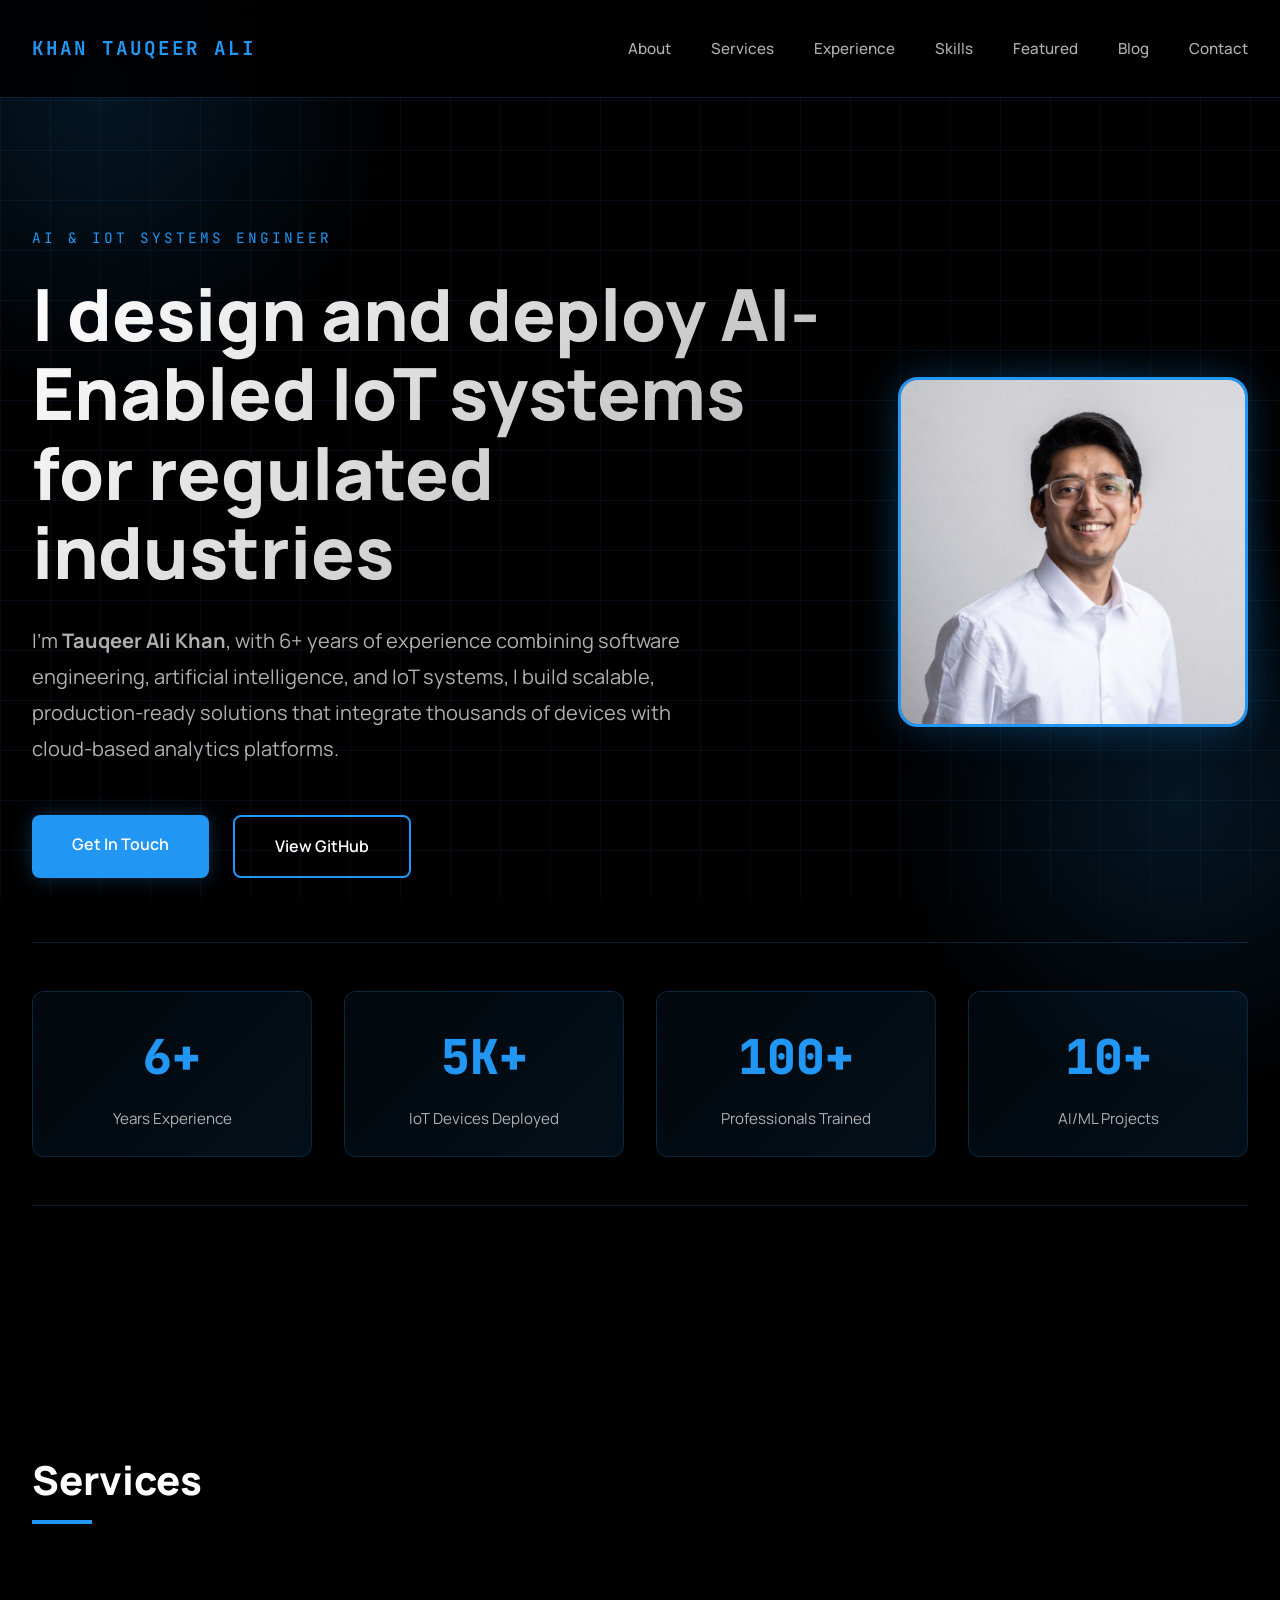
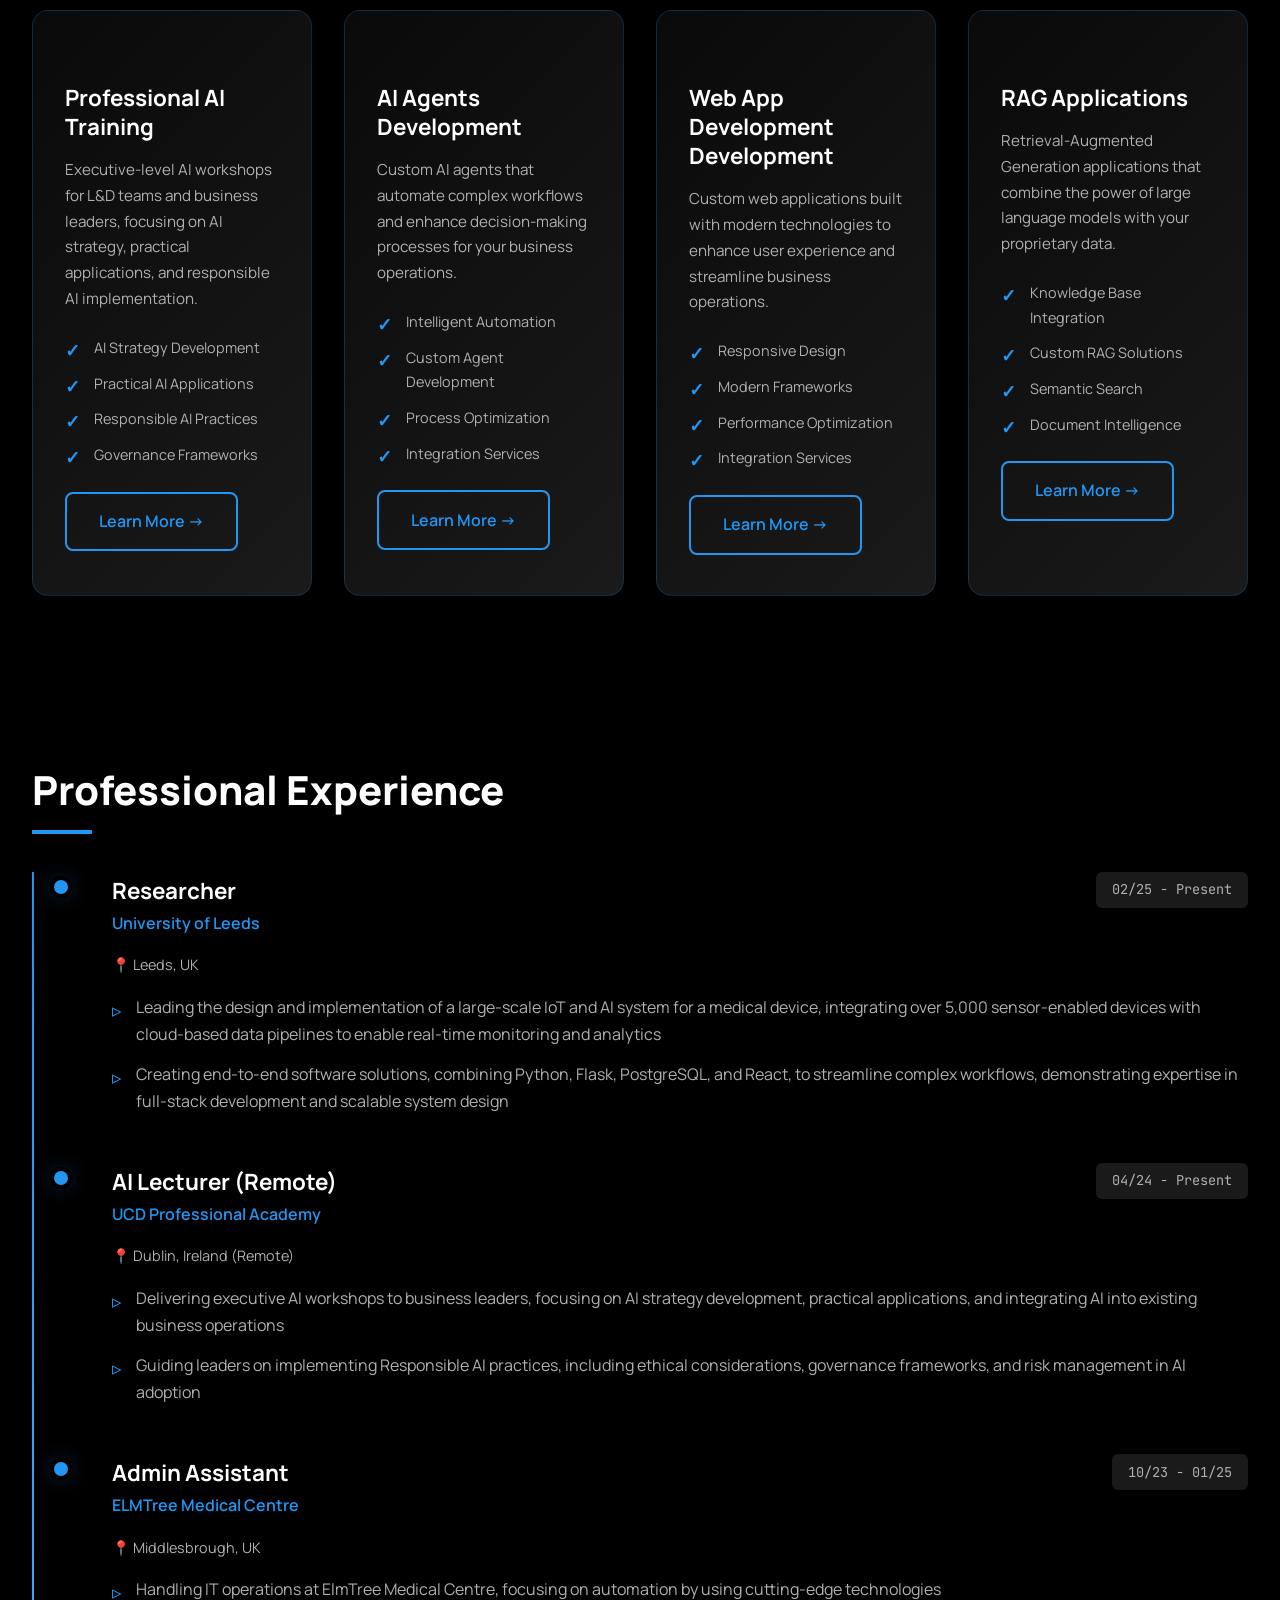
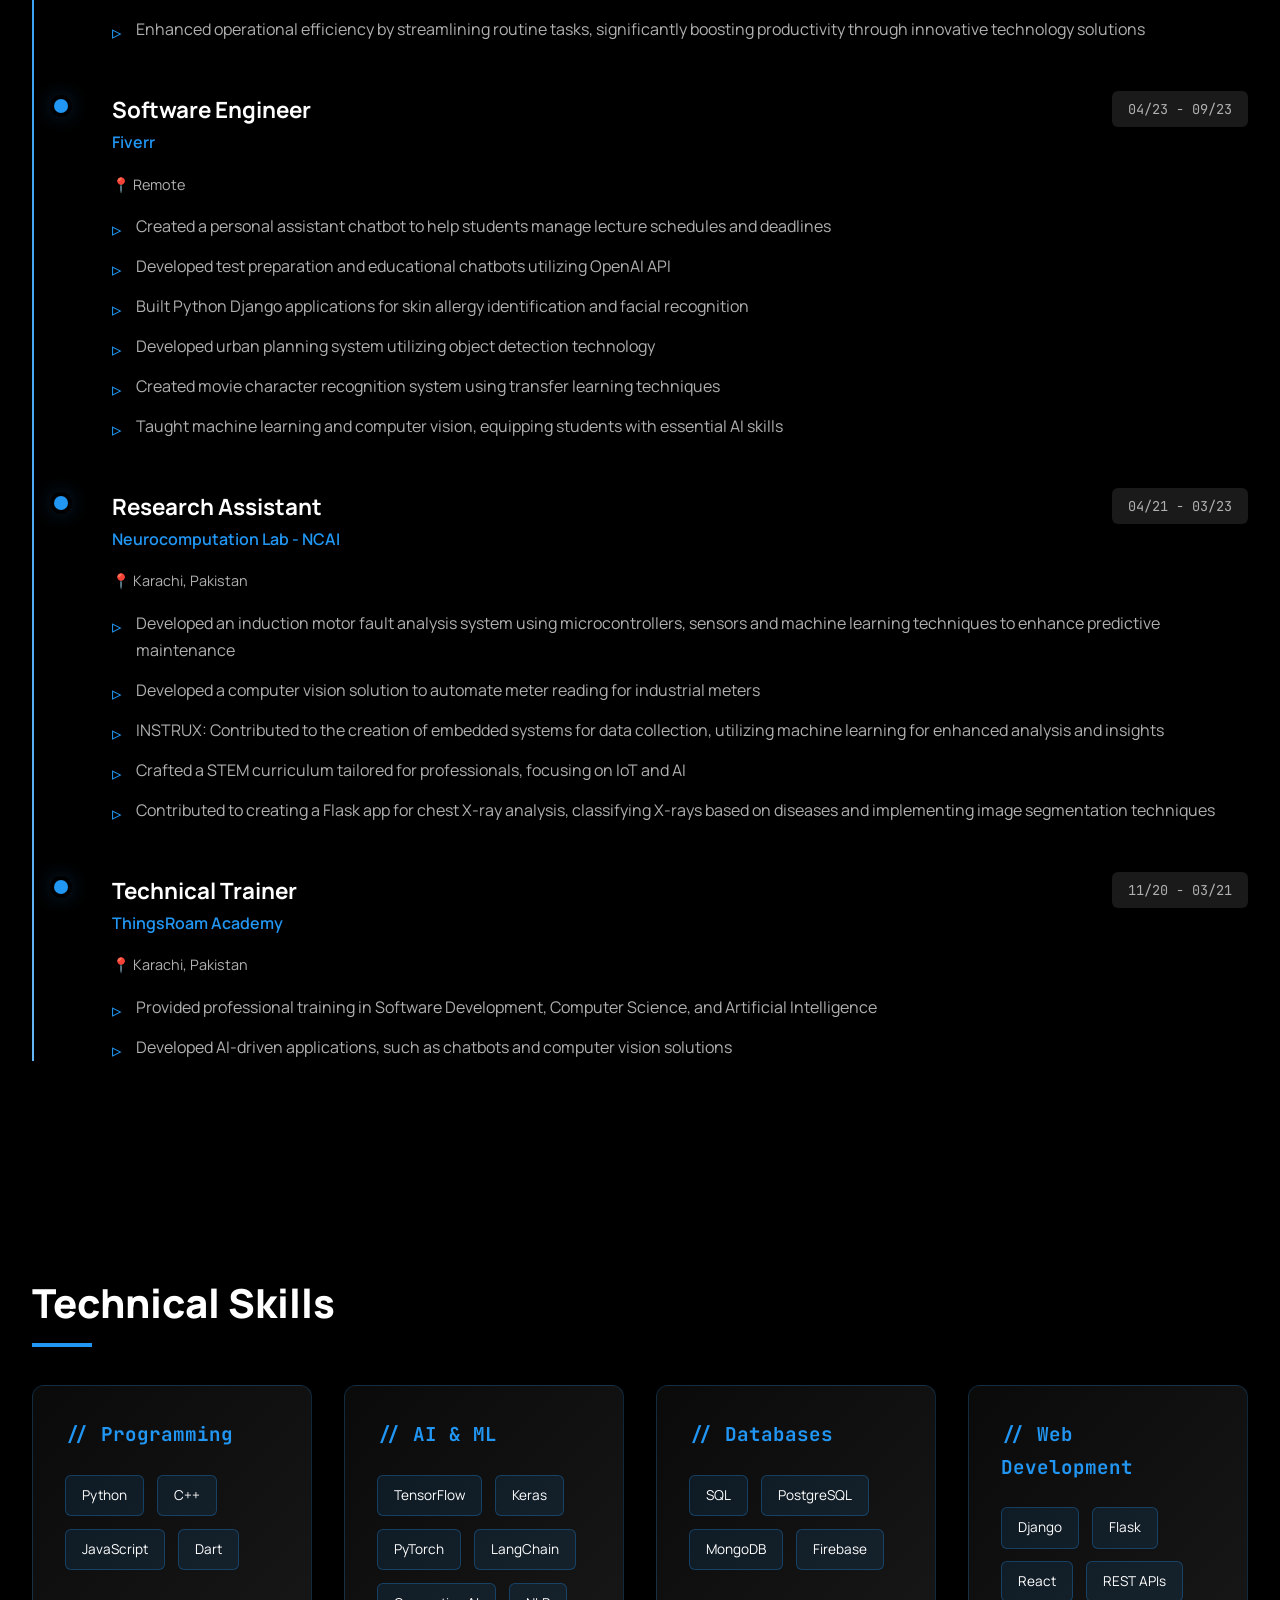
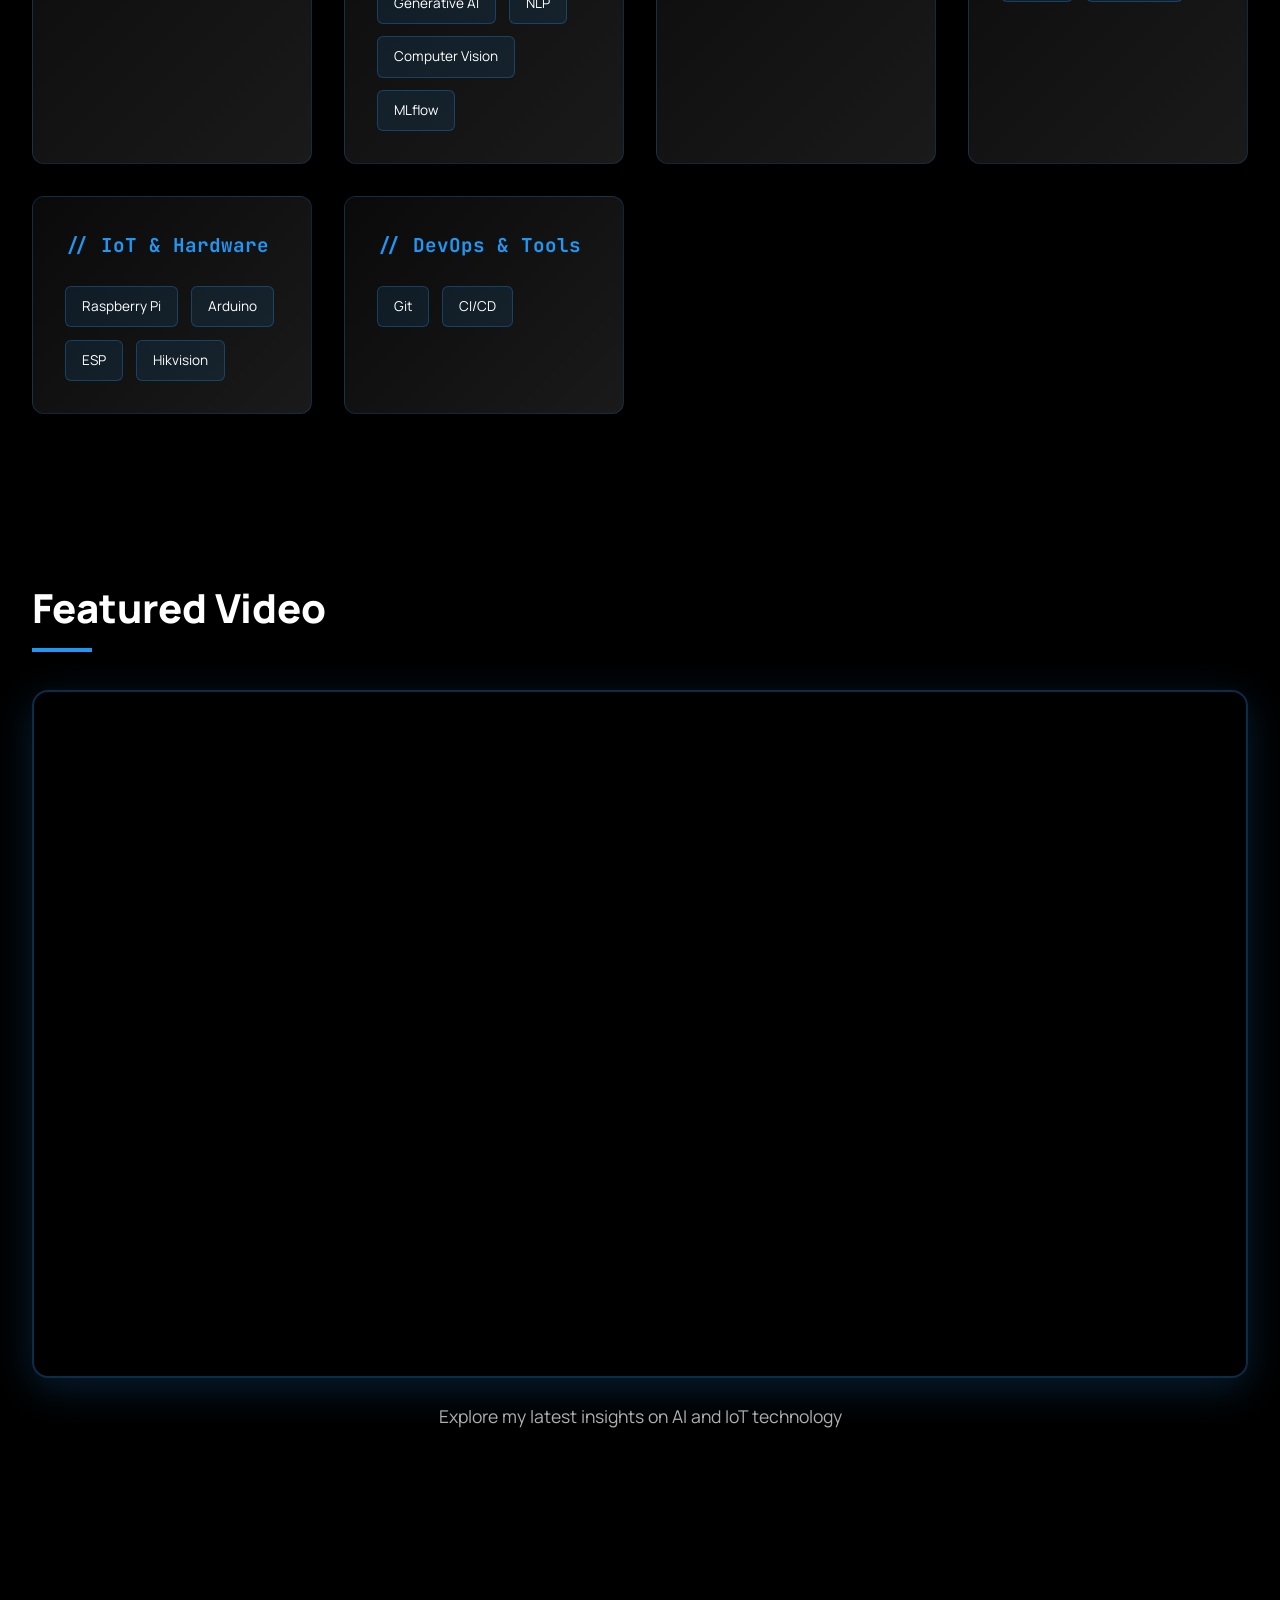
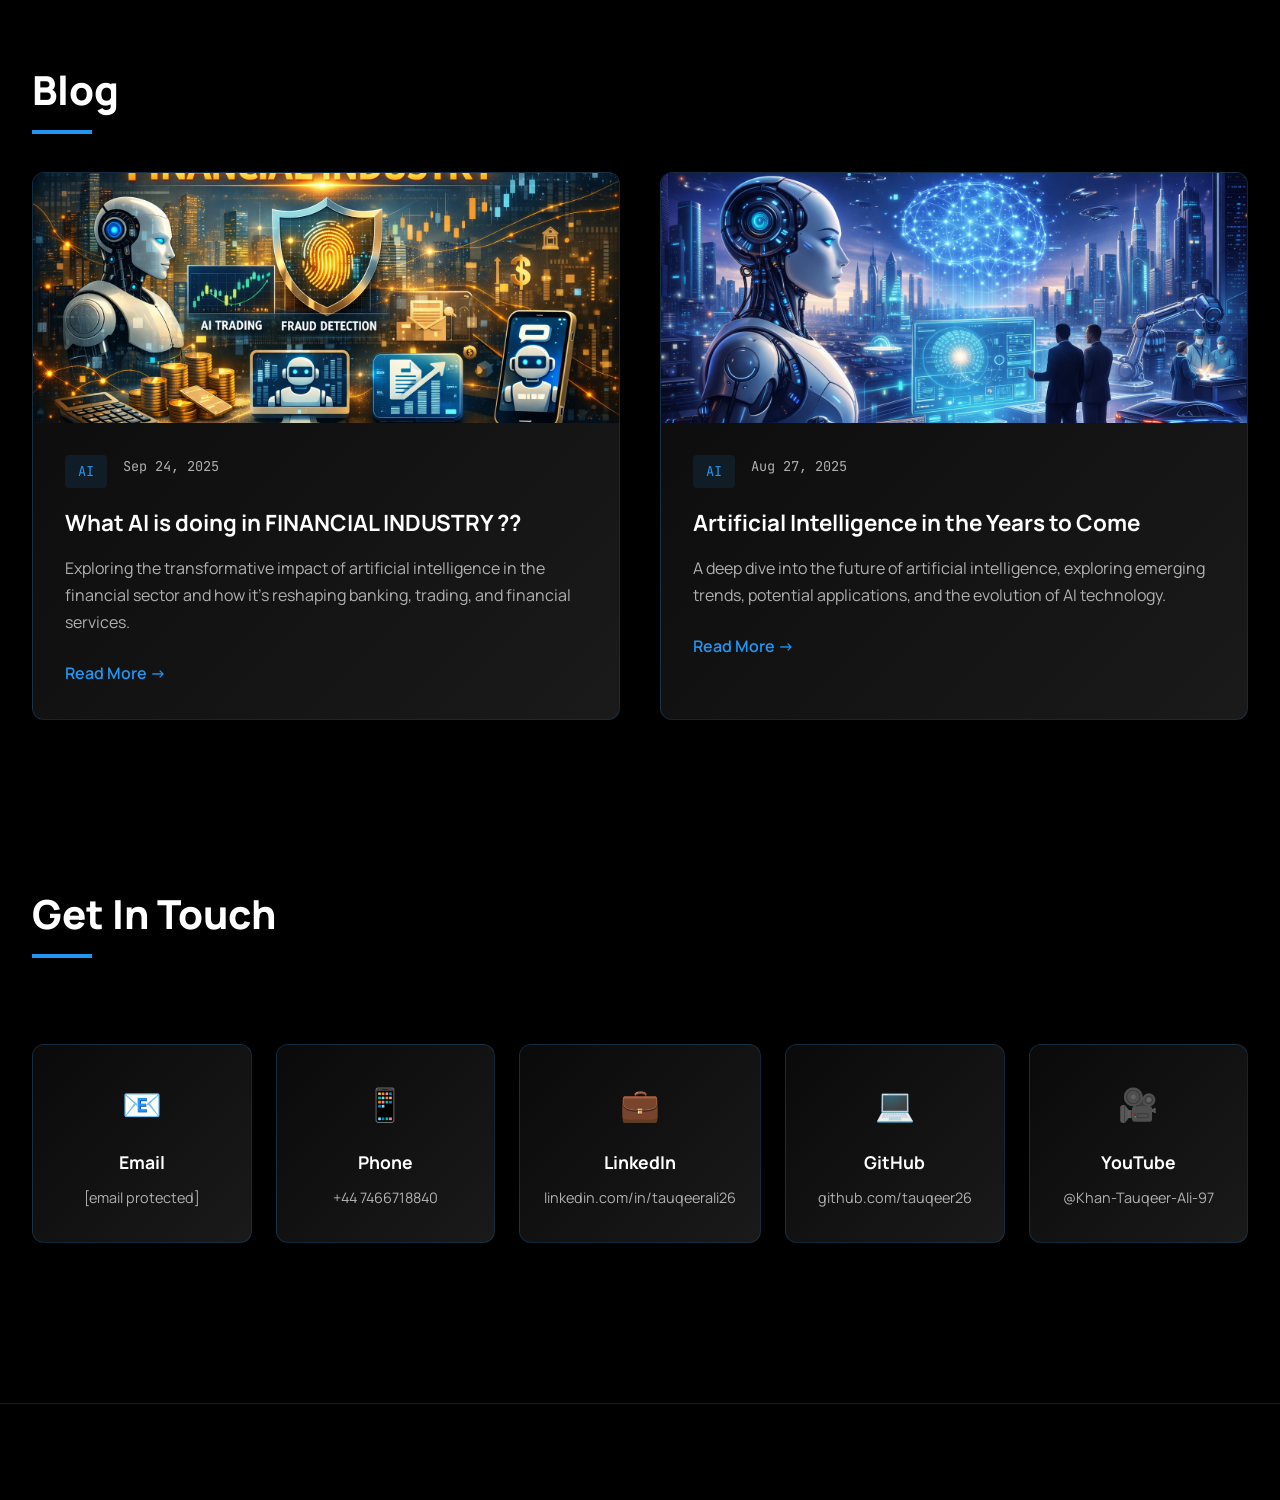
<file: index.html>
<!DOCTYPE html>
<html lang="en">
<head>
    <meta charset="UTF-8">
    <meta name="viewport" content="width=device-width, initial-scale=1.0">
    <title>Khan Tauqeer Ali</title>
    <link rel="preconnect" href="https://fonts.googleapis.com">
    <link rel="preconnect" href="https://fonts.gstatic.com" crossorigin>
    <link href="https://fonts.googleapis.com/css2?family=JetBrains+Mono:wght@300;400;600;700&family=Manrope:wght@300;400;600;700;800&display=swap" rel="stylesheet">
    <link rel="stylesheet" href="styles.css">
</head>
<body>
    <div class="grid-background"></div>
    <div class="glow-orb glow-orb-1"></div>
    <div class="glow-orb glow-orb-2"></div>

    <header>
        <div class="container">
            <nav>
                <div class="logo">Khan Tauqeer Ali</div>
                <ul class="nav-links">
                    <li><a href="#about">About</a></li>
                    <li><a href="#services">Services</a></li>
                    <li><a href="#experience">Experience</a></li>
                    <li><a href="#skills">Skills</a></li>
                    <li><a href="#featured">Featured</a></li>
                    <li><a href="#blog">Blog</a></li>
                    <li><a href="#contact">Contact</a></li>
                </ul>
            </nav>
        </div>
    </header>

    <main>
        <section class="hero" id="about">
            <div class="container">
                <div class="hero-wrapper">
                    <div class="hero-content">
                        <div class="tagline">AI & IoT Systems Engineer</div>
                        <h1>I design and deploy AI-Enabled IoT systems for regulated industries</h1>
                        <p class="hero-description">
                            I'm <strong>Tauqeer Ali Khan</strong>, with 6+ years of experience combining software engineering, artificial intelligence, and IoT systems, I build scalable, production-ready solutions that integrate thousands of devices with cloud-based analytics platforms.
                        </p>
                        <div class="cta-buttons">
                            <a href="#contact" class="btn btn-primary">Get In Touch</a>
                            <a href="https://github.com/tauqeer26" target="_blank" class="btn btn-secondary">View GitHub</a>
                        </div>
                    </div>
                    <div class="profile-image-container">
                        <div class="profile-glow"></div>
                        <div class="profile-image-wrapper">
                            <img src="1749069647750.jpg" alt="Tauqeer Ali Khan" class="profile-image">
                        </div>
                    </div>
                </div>

                <div class="stats">
                    <div class="stat-item">
                        <div class="stat-number">6+</div>
                        <div class="stat-label">Years Experience</div>
                    </div>
                    <div class="stat-item">
                        <div class="stat-number">5K+</div>
                        <div class="stat-label">IoT Devices Deployed</div>
                    </div>
                    <div class="stat-item">
                        <div class="stat-number">100+</div>
                        <div class="stat-label">Professionals Trained</div>
                    </div>
                    <div class="stat-item">
                        <div class="stat-number">10+</div>
                        <div class="stat-label">AI/ML Projects</div>
                    </div>
                </div>
            </div>
        </section>

        <section class="section" id="services">
            <div class="container">
                <h2 class="section-title">Services</h2>
                <div class="services-grid">
                    <div class="service-card">
                        <div class="service-icon"></div>
                        <h3>Professional AI Training</h3>
                        <p>Executive-level AI workshops for L&D teams and business leaders, focusing on AI strategy, practical applications, and responsible AI implementation.</p>
                        <ul class="service-features">
                            <li>AI Strategy Development</li>
                            <li>Practical AI Applications</li>
                            <li>Responsible AI Practices</li>
                            <li>Governance Frameworks</li>
                        </ul>
                        <a href="#contact" class="service-cta">Learn More →</a>
                    </div>

                    <div class="service-card">
                        <div class="service-icon"></div>
                        <h3>AI Agents Development</h3>
                        <p>Custom AI agents that automate complex workflows and enhance decision-making processes for your business operations.</p>
                        <ul class="service-features">
                            <li>Intelligent Automation</li>
                            <li>Custom Agent Development</li>
                            <li>Process Optimization</li>
                            <li>Integration Services</li>
                        </ul>
                        <a href="#contact" class="service-cta">Learn More →</a>
                    </div>
                    
                    <div class="service-card">
                        <div class="service-icon"></div>
                        <h3>Web App Development Development</h3>
                        <p>Custom web applications built with modern technologies to enhance user experience and streamline business operations.</p>
                        <ul class="service-features">
                            <li>Responsive Design</li>
                            <li>Modern Frameworks</li>
                            <li>Performance Optimization</li>
                            <li>Integration Services</li>
                        </ul>
                        <a href="#contact" class="service-cta">Learn More →</a>
                    </div>
                    <div class="service-card">
                        <div class="service-icon"></div>
                        <h3>RAG Applications</h3>
                        <p>Retrieval-Augmented Generation applications that combine the power of large language models with your proprietary data.</p>
                        <ul class="service-features">
                            <li>Knowledge Base Integration</li>
                            <li>Custom RAG Solutions</li>
                            <li>Semantic Search</li>
                            <li>Document Intelligence</li>
                        </ul>
                        <a href="#contact" class="service-cta">Learn More →</a>
                    </div>
                </div>
            </div>
        </section>

        <section class="section" id="experience">
            <div class="container">
                <h2 class="section-title">Professional Experience</h2>
                <div class="timeline">
                    <div class="timeline-item">
                        <div class="job-header">
                            <div>
                                <h3 class="job-title">Researcher</h3>
                                <p class="job-company">University of Leeds</p>
                            </div>
                            <span class="job-period">02/25 - Present</span>
                        </div>
                        <p class="job-location">📍 Leeds, UK</p>
                        <ul class="job-description">
                            <li>Leading the design and implementation of a large-scale IoT and AI system for a medical device, integrating over 5,000 sensor-enabled devices with cloud-based data pipelines to enable real-time monitoring and analytics</li>
                            <li>Creating end-to-end software solutions, combining Python, Flask, PostgreSQL, and React, to streamline complex workflows, demonstrating expertise in full-stack development and scalable system design</li>
                        </ul>
                    </div>

                    <div class="timeline-item">
                        <div class="job-header">
                            <div>
                                <h3 class="job-title">AI Lecturer (Remote)</h3>
                                <p class="job-company">UCD Professional Academy</p>
                            </div>
                            <span class="job-period">04/24 - Present</span>
                        </div>
                        <p class="job-location">📍 Dublin, Ireland (Remote)</p>
                        <ul class="job-description">
                            <li>Delivering executive AI workshops to business leaders, focusing on AI strategy development, practical applications, and integrating AI into existing business operations</li>
                            <li>Guiding leaders on implementing Responsible AI practices, including ethical considerations, governance frameworks, and risk management in AI adoption</li>
                        </ul>
                    </div>

                    <div class="timeline-item">
                        <div class="job-header">
                            <div>
                                <h3 class="job-title">Admin Assistant</h3>
                                <p class="job-company">ELMTree Medical Centre</p>
                            </div>
                            <span class="job-period">10/23 - 01/25</span>
                        </div>
                        <p class="job-location">📍 Middlesbrough, UK</p>
                        <ul class="job-description">
                            <li>Handling IT operations at ElmTree Medical Centre, focusing on automation by using cutting-edge technologies</li>
                            <li>Enhanced operational efficiency by streamlining routine tasks, significantly boosting productivity through innovative technology solutions</li>
                        </ul>
                    </div>

                    <div class="timeline-item">
                        <div class="job-header">
                            <div>
                                <h3 class="job-title">Software Engineer</h3>
                                <p class="job-company">Fiverr</p>
                            </div>
                            <span class="job-period">04/23 - 09/23</span>
                        </div>
                        <p class="job-location">📍 Remote</p>
                        <ul class="job-description">
                            <li>Created a personal assistant chatbot to help students manage lecture schedules and deadlines</li>
                            <li>Developed test preparation and educational chatbots utilizing OpenAI API</li>
                            <li>Built Python Django applications for skin allergy identification and facial recognition</li>
                            <li>Developed urban planning system utilizing object detection technology</li>
                            <li>Created movie character recognition system using transfer learning techniques</li>
                            <li>Taught machine learning and computer vision, equipping students with essential AI skills</li>
                        </ul>
                    </div>

                    <div class="timeline-item">
                        <div class="job-header">
                            <div>
                                <h3 class="job-title">Research Assistant</h3>
                                <p class="job-company">Neurocomputation Lab - NCAI</p>
                            </div>
                            <span class="job-period">04/21 - 03/23</span>
                        </div>
                        <p class="job-location">📍 Karachi, Pakistan</p>
                        <ul class="job-description">
                            <li>Developed an induction motor fault analysis system using microcontrollers, sensors and machine learning techniques to enhance predictive maintenance</li>
                            <li>Developed a computer vision solution to automate meter reading for industrial meters</li>
                            <li>INSTRUX: Contributed to the creation of embedded systems for data collection, utilizing machine learning for enhanced analysis and insights</li>
                            <li>Crafted a STEM curriculum tailored for professionals, focusing on IoT and AI</li>
                            <li>Contributed to creating a Flask app for chest X-ray analysis, classifying X-rays based on diseases and implementing image segmentation techniques</li>
                        </ul>
                    </div>

                    <div class="timeline-item">
                        <div class="job-header">
                            <div>
                                <h3 class="job-title">Technical Trainer</h3>
                                <p class="job-company">ThingsRoam Academy</p>
                            </div>
                            <span class="job-period">11/20 - 03/21</span>
                        </div>
                        <p class="job-location">📍 Karachi, Pakistan</p>
                        <ul class="job-description">
                            <li>Provided professional training in Software Development, Computer Science, and Artificial Intelligence</li>
                            <li>Developed AI-driven applications, such as chatbots and computer vision solutions</li>
                        </ul>
                    </div>
                </div>
            </div>
        </section>

        <section class="section" id="skills">
            <div class="container">
                <h2 class="section-title">Technical Skills</h2>
                <div class="skills-grid">
                    <div class="skill-category">
                        <h3>// Programming</h3>
                        <div class="skill-tags">
                            <span class="skill-tag">Python</span>
                            <span class="skill-tag">C++</span>
                            <span class="skill-tag">JavaScript</span>
                            <span class="skill-tag">Dart</span>
                        </div>
                    </div>

                    <div class="skill-category">
                        <h3>// AI & ML</h3>
                        <div class="skill-tags">
                            <span class="skill-tag">TensorFlow</span>
                            <span class="skill-tag">Keras</span>
                            <span class="skill-tag">PyTorch</span>
                            <span class="skill-tag">LangChain</span>
                            <span class="skill-tag">Generative AI</span>
                            <span class="skill-tag">NLP</span>
                            <span class="skill-tag">Computer Vision</span>
                            <span class="skill-tag">MLflow</span>
                        </div>
                    </div>

                    <div class="skill-category">
                        <h3>// Databases</h3>
                        <div class="skill-tags">
                            <span class="skill-tag">SQL</span>
                            <span class="skill-tag">PostgreSQL</span>
                            <span class="skill-tag">MongoDB</span>
                            <span class="skill-tag">Firebase</span>
                        </div>
                    </div>

                    <div class="skill-category">
                        <h3>// Web Development</h3>
                        <div class="skill-tags">
                            <span class="skill-tag">Django</span>
                            <span class="skill-tag">Flask</span>
                            <span class="skill-tag">React</span>
                            <span class="skill-tag">REST APIs</span>
                        </div>
                    </div>

                    <div class="skill-category">
                        <h3>// IoT & Hardware</h3>
                        <div class="skill-tags">
                            <span class="skill-tag">Raspberry Pi</span>
                            <span class="skill-tag">Arduino</span>
                            <span class="skill-tag">ESP</span>
                            <span class="skill-tag">Hikvision</span>
                        </div>
                    </div>

                    <div class="skill-category">
                        <h3>// DevOps & Tools</h3>
                        <div class="skill-tags">
                            <span class="skill-tag">Git</span>
                            <span class="skill-tag">CI/CD</span>
                        </div>
                    </div>
                </div>
            </div>
        </section>

        <section class="section" id="featured">
            <div class="container">
                <h2 class="section-title">Featured Video</h2>
                <div class="featured-video-section">
                    <div class="video-container">
                        <iframe 
                            src="https://www.youtube.com/embed/p6CUWUQY9WY" 
                            title="YouTube video player" 
                            frameborder="0" 
                            allow="accelerometer; autoplay; clipboard-write; encrypted-media; gyroscope; picture-in-picture; web-share" 
                            allowfullscreen>
                        </iframe>
                    </div>
                    <p class="video-description">Explore my latest insights on AI and IoT technology</p>
                </div>
            </div>
        </section>

        <section class="section" id="blog">
            <div class="container">
                <h2 class="section-title">Blog</h2>
                <div class="blog-grid">
                    <div class="blog-card" onclick="window.open('https://medium.com/@khantauqeerali26/what-ai-is-doing-in-financial-industry-8066f8aa4de0', '_blank')">
                        <img src="financial.png" alt="AI in Financial Industry" class="blog-banner-image">
                        <div class="blog-content">
                            <div class="blog-meta">
                                <span class="blog-tag">AI</span>
                                <span class="blog-date">Sep 24, 2025</span>
                            </div>
                            <h3>What AI is doing in FINANCIAL INDUSTRY ??</h3>
                            <p>Exploring the transformative impact of artificial intelligence in the financial sector and how it's reshaping banking, trading, and financial services.</p>
                            <a href="https://medium.com/@khantauqeerali26/what-ai-is-doing-in-financial-industry-8066f8aa4de0" target="_blank" class="blog-link">Read More →</a>
                        </div>
                    </div>

                    <div class="blog-card" onclick="window.open('https://medium.com/@khantauqeerali26/ai-as-it-is-63a8f76b062f', '_blank')">
                        <img src="aiyears.png" alt="AI in Financial Industry" class="blog-banner-image">
                       
                        <div class="blog-content">
                            <div class="blog-meta">
                                <span class="blog-tag">AI</span>
                                <span class="blog-date">Aug 27, 2025</span>
                            </div>
                            <h3>Artificial Intelligence in the Years to Come</h3>
                            <p>A deep dive into the future of artificial intelligence, exploring emerging trends, potential applications, and the evolution of AI technology.</p>
                            <a href="https://medium.com/@khantauqeerali26/ai-as-it-is-63a8f76b062f" target="_blank" class="blog-link">Read More →</a>
                        </div>
                    </div>
                </div>
            </div>
        </section>

        <section class="section" id="contact">
            <div class="container">
                <h2 class="section-title">Get In Touch</h2>
                <div class="contact-grid">
                    <div class="contact-item">
                        <div class="contact-icon">📧</div>
                        <h3>Email</h3>
                        <a href="/cdn-cgi/l/email-protection#177c7f767963766266727265767b7e252157707a767e7b3974787a"><span class="__cf_email__" data-cfemail="d3b8bbb2bda7b2a6a2b6b6a1b2bfbae1e593b4beb2babffdb0bcbe">[email&#160;protected]</span></a>
                    </div>

                    <div class="contact-item">
                        <div class="contact-icon">📱</div>
                        <h3>Phone</h3>
                        <a href="tel:+447466718840">+44 7466718840</a>
                    </div>

                    <div class="contact-item">
                        <div class="contact-icon">💼</div>
                        <h3>LinkedIn</h3>
                        <a href="https://linkedin.com/in/tauqeerali26" target="_blank">linkedin.com/in/tauqeerali26</a>
                    </div>

                    <div class="contact-item">
                        <div class="contact-icon">💻</div>
                        <h3>GitHub</h3>
                        <a href="https://github.com/tauqeer26" target="_blank">github.com/tauqeer26</a>
                    </div>

                    <div class="contact-item">
                        <div class="contact-icon">🎥</div>
                        <h3>YouTube</h3>
                        <a href="https://www.youtube.com/@Khan-Tauqeer-Ali-97" target="_blank">@Khan-Tauqeer-Ali-97</a>
                    </div>
                </div>
            </div>
        </section>
    </main>

    <footer>
        <div class="container">
</file>
<file: styles.css>
:root {
    --primary: #2196F3;
    --primary-dim: #1976D2;
    --primary-light: #64B5F6;
    --dark: #000000;
    --dark-light: #0a0a0a;
    --dark-lighter: #1a1a1a;
    --text: #FFFFFF;
    --text-dim: #B0B0B0;
    --accent: #2196F3;
    --grid-color: rgba(33, 150, 243, 0.08);
}

* {
    margin: 0;
    padding: 0;
    box-sizing: border-box;
}

body {
    font-family: 'Manrope', sans-serif;
    background: var(--dark);
    color: var(--text);
    line-height: 1.7;
    overflow-x: hidden;
}

/* Animated Grid Background */
.grid-background {
    position: fixed;
    top: 0;
    left: 0;
    width: 100%;
    height: 100%;
    background-image: 
        linear-gradient(var(--grid-color) 1px, transparent 1px),
        linear-gradient(90deg, var(--grid-color) 1px, transparent 1px);
    background-size: 50px 50px;
    animation: gridMove 20s linear infinite;
    pointer-events: none;
    z-index: 0;
}

@keyframes gridMove {
    0% { transform: translate(0, 0); }
    100% { transform: translate(50px, 50px); }
}

/* Glow effect */
.glow-orb {
    position: fixed;
    width: 600px;
    height: 600px;
    background: radial-gradient(circle, rgba(33, 150, 243, 0.15) 0%, transparent 70%);
    border-radius: 50%;
    pointer-events: none;
    z-index: 1;
    animation: float 8s ease-in-out infinite;
}

.glow-orb-1 {
    top: -200px;
    left: -200px;
}

.glow-orb-2 {
    bottom: -200px;
    right: -200px;
    background: radial-gradient(circle, rgba(33, 150, 243, 0.15) 0%, transparent 70%);
    animation-delay: -4s;
}

@keyframes float {
    0%, 100% { transform: translate(0, 0) scale(1); }
    50% { transform: translate(30px, -30px) scale(1.1); }
}

.container {
    max-width: 1400px;
    margin: 0 auto;
    padding: 0 2rem;
    position: relative;
    z-index: 2;
}

/* Header */
header {
    padding: 2rem 0;
    position: sticky;
    top: 0;
    background: rgba(0, 0, 0, 0.9);
    backdrop-filter: blur(10px);
    z-index: 100;
    border-bottom: 1px solid rgba(33, 150, 243, 0.2);
}

nav {
    display: flex;
    justify-content: space-between;
    align-items: center;
}

.logo {
    font-family: 'JetBrains Mono', monospace;
    font-size: 1.2rem;
    font-weight: 700;
    color: var(--primary);
    text-transform: uppercase;
    letter-spacing: 2px;
}

.nav-links {
    display: flex;
    gap: 2.5rem;
    list-style: none;
}

.nav-links a {
    color: var(--text-dim);
    text-decoration: none;
    font-weight: 500;
    transition: all 0.3s ease;
    position: relative;
    font-size: 0.95rem;
}

.nav-links a:hover {
    color: var(--primary);
}

.nav-links a::after {
    content: '';
    position: absolute;
    bottom: -5px;
    left: 0;
    width: 0;
    height: 2px;
    background: var(--primary);
    transition: width 0.3s ease;
}

.nav-links a:hover::after {
    width: 100%;
}

/* Hero Section */
.hero {
    padding: 8rem 0 6rem;
    position: relative;
}

.hero-wrapper {
    display: grid;
    grid-template-columns: 1fr 350px;
    gap: 4rem;
    align-items: center;
}

.hero-content {
    max-width: 900px;
}

.profile-image-container {
    position: relative;
    width: 350px;
    height: 350px;
    animation: slideInRight 0.8s ease-out 0.4s backwards;
}

@keyframes slideInRight {
    from {
        opacity: 0;
        transform: translateX(50px);
    }
    to {
        opacity: 1;
        transform: translateX(0);
    }
}

.profile-image-wrapper {
    position: relative;
    width: 100%;
    height: 100%;
    border-radius: 20px;
    overflow: hidden;
    border: 3px solid var(--primary);
    box-shadow: 0 0 40px rgba(33, 150, 243, 0.3);
}

.profile-image-wrapper::before {
    content: '';
    position: absolute;
    top: -2px;
    left: -2px;
    right: -2px;
    bottom: -2px;
    background: linear-gradient(45deg, var(--primary), var(--primary-light), var(--primary));
    border-radius: 20px;
    z-index: -1;
    animation: rotate 4s linear infinite;
}

@keyframes rotate {
    0% { transform: rotate(0deg); }
    100% { transform: rotate(360deg); }
}

.profile-image {
    width: 100%;
    height: 100%;
    object-fit: cover;
    display: block;
}

.profile-glow {
    position: absolute;
    top: 50%;
    left: 50%;
    transform: translate(-50%, -50%);
    width: 120%;
    height: 120%;
    background: radial-gradient(circle, rgba(33, 150, 243, 0.2) 0%, transparent 70%);
    pointer-events: none;
    z-index: -1;
}

.tagline {
    font-family: 'JetBrains Mono', monospace;
    font-size: 0.9rem;
    color: var(--primary);
    margin-bottom: 1.5rem;
    text-transform: uppercase;
    letter-spacing: 3px;
    animation: slideInLeft 0.8s ease-out;
}

@keyframes slideInLeft {
    from {
        opacity: 0;
        transform: translateX(-50px);
    }
    to {
        opacity: 1;
        transform: translateX(0);
    }
}

.hero h1 {
    font-size: 4.5rem;
    font-weight: 800;
    line-height: 1.1;
    margin-bottom: 2rem;
    background: linear-gradient(135deg, var(--text) 0%, var(--text-dim) 100%);
    -webkit-background-clip: text;
    -webkit-text-fill-color: transparent;
    background-clip: text;
    animation: slideInUp 0.8s ease-out 0.2s backwards;
}

@keyframes slideInUp {
    from {
        opacity: 0;
        transform: translateY(50px);
    }
    to {
        opacity: 1;
        transform: translateY(0);
    }
}

.hero-description {
    font-size: 1.25rem;
    color: var(--text-dim);
    margin-bottom: 3rem;
    line-height: 1.8;
    max-width: 700px;
    animation: slideInUp 0.8s ease-out 0.4s backwards;
}

.cta-buttons {
    display: flex;
    gap: 1.5rem;
    animation: slideInUp 0.8s ease-out 0.6s backwards;
}

.btn {
    padding: 1rem 2.5rem;
    border: none;
    border-radius: 8px;
    font-weight: 600;
    font-size: 1rem;
    cursor: pointer;
    transition: all 0.3s ease;
    text-decoration: none;
    display: inline-block;
    font-family: 'Manrope', sans-serif;
}

.btn-primary {
    background: var(--primary);
    color: var(--text);
    box-shadow: 0 0 20px rgba(33, 150, 243, 0.3);
}

.btn-primary:hover {
    background: var(--primary-dim);
    transform: translateY(-2px);
    box-shadow: 0 5px 30px rgba(33, 150, 243, 0.5);
}

.btn-secondary {
    background: transparent;
    color: var(--text);
    border: 2px solid var(--primary);
}

.btn-secondary:hover {
    background: var(--primary);
    transform: translateY(-2px);
}

/* Stats Section */
.stats {
    display: grid;
    grid-template-columns: repeat(auto-fit, minmax(200px, 1fr));
    gap: 2rem;
    margin: 4rem 0;
    padding: 3rem 0;
    border-top: 1px solid rgba(33, 150, 243, 0.2);
    border-bottom: 1px solid rgba(33, 150, 243, 0.2);
}

/* Services Section */
.services-grid {
    display: grid;
    grid-template-columns: repeat(4, 1fr);
    gap: 2rem;
    margin-top: 3rem;
}

.service-card {
    background: linear-gradient(135deg, var(--dark-light) 0%, var(--dark-lighter) 100%);
    padding: 2.5rem 2rem;
    border-radius: 16px;
    border: 1px solid rgba(33, 150, 243, 0.2);
    transition: all 0.4s ease;
    position: relative;
    overflow: hidden;
}

.service-card::before {
    content: '';
    position: absolute;
    top: 0;
    left: 0;
    width: 100%;
    height: 4px;
    background: linear-gradient(90deg, var(--primary) 0%, var(--primary-light) 100%);
    transform: scaleX(0);
    transform-origin: left;
    transition: transform 0.4s ease;
}

.service-card:hover::before {
    transform: scaleX(1);
}

.service-card:hover {
    border-color: var(--primary);
    transform: translateY(-10px);
    box-shadow: 0 20px 60px rgba(33, 150, 243, 0.2);
}

.service-icon {
    font-size: 3rem;
    margin-bottom: 1.5rem;
    display: inline-block;
}

.service-card h3 {
    font-size: 1.4rem;
    font-weight: 700;
    color: var(--text);
    margin-bottom: 1rem;
    line-height: 1.3;
}

.service-card p {
    color: var(--text-dim);
    line-height: 1.7;
    margin-bottom: 1.5rem;
    font-size: 0.95rem;
}

.service-features {
    list-style: none;
    margin-bottom: 1.5rem;
}

.service-features li {
    color: var(--text-dim);
    padding-left: 1.8rem;
    position: relative;
    margin-bottom: 0.7rem;
    font-size: 0.9rem;
}

.service-features li::before {
    content: '✓';
    position: absolute;
    left: 0;
    color: var(--primary);
    font-weight: bold;
    font-size: 1.1rem;
}

.service-cta {
    display: inline-block;
    padding: 0.9rem 2rem;
    background: transparent;
    color: var(--primary);
    border: 2px solid var(--primary);
    border-radius: 8px;
    text-decoration: none;
    font-weight: 600;
    transition: all 0.3s ease;
}

.service-cta:hover {
    background: var(--primary);
    color: var(--text);
    transform: translateX(5px);
}

.stat-item {
    text-align: center;
    padding: 1.5rem;
    background: linear-gradient(135deg, rgba(33, 150, 243, 0.05) 0%, rgba(33, 150, 243, 0.1) 100%);
    border-radius: 12px;
    border: 1px solid rgba(33, 150, 243, 0.2);
    transition: all 0.3s ease;
}

.stat-item:hover {
    transform: translateY(-5px);
    border-color: var(--primary);
}

.stat-number {
    font-size: 3rem;
    font-weight: 800;
    color: var(--primary);
    font-family: 'JetBrains Mono', monospace;
}

.stat-label {
    font-size: 0.95rem;
    color: var(--text-dim);
    margin-top: 0.5rem;
}

/* Section Titles */
.section {
    padding: 5rem 0;
}

.section-title {
    font-size: 2.5rem;
    font-weight: 800;
    margin-bottom: 3rem;
    position: relative;
    display: inline-block;
}

.section-title::after {
    content: '';
    position: absolute;
    bottom: -10px;
    left: 0;
    width: 60px;
    height: 4px;
    background: var(--primary);
}

/* Experience Timeline */
.timeline {
    position: relative;
    padding-left: 2rem;
}

.timeline::before {
    content: '';
    position: absolute;
    left: 0;
    top: 0;
    bottom: 0;
    width: 2px;
    background: linear-gradient(180deg, var(--primary) 0%, var(--primary-light) 100%);
}

.timeline-item {
    margin-bottom: 3rem;
    position: relative;
    padding-left: 3rem;
}

.timeline-item::before {
    content: '';
    position: absolute;
    left: -0.6rem;
    top: 0.5rem;
    width: 14px;
    height: 14px;
    background: var(--primary);
    border-radius: 50%;
    box-shadow: 0 0 0 4px var(--dark), 0 0 20px rgba(33, 150, 243, 0.5);
}

.job-header {
    display: flex;
    justify-content: space-between;
    align-items: flex-start;
    margin-bottom: 1rem;
    flex-wrap: wrap;
    gap: 1rem;
}

.job-title {
    font-size: 1.4rem;
    font-weight: 700;
    color: var(--text);
}

.job-company {
    color: var(--primary);
    font-weight: 600;
}

.job-period {
    font-family: 'JetBrains Mono', monospace;
    font-size: 0.85rem;
    color: var(--text-dim);
    background: var(--dark-lighter);
    padding: 0.4rem 1rem;
    border-radius: 6px;
}

.job-location {
    color: var(--text-dim);
    font-size: 0.9rem;
    margin-bottom: 1rem;
}

.job-description {
    list-style: none;
}

.job-description li {
    margin-bottom: 0.8rem;
    padding-left: 1.5rem;
    position: relative;
    color: var(--text-dim);
}

.job-description li::before {
    content: '▹';
    position: absolute;
    left: 0;
    color: var(--primary);
    font-size: 1.2rem;
}

/* Skills Section */
.skills-grid {
    display: grid;
    grid-template-columns: repeat(auto-fit, minmax(250px, 1fr));
    gap: 2rem;
}

.skill-category {
    background: linear-gradient(135deg, var(--dark-light) 0%, var(--dark-lighter) 100%);
    padding: 2rem;
    border-radius: 12px;
    border: 1px solid rgba(33, 150, 243, 0.2);
    transition: all 0.3s ease;
}

.skill-category:hover {
    border-color: var(--primary);
    transform: translateY(-5px);
}

.skill-category h3 {
    color: var(--primary);
    font-size: 1.2rem;
    margin-bottom: 1.5rem;
    font-family: 'JetBrains Mono', monospace;
}

.skill-tags {
    display: flex;
    flex-wrap: wrap;
    gap: 0.8rem;
}

.skill-tag {
    background: rgba(33, 150, 243, 0.1);
    color: var(--text);
    padding: 0.5rem 1rem;
    border-radius: 6px;
    font-size: 0.85rem;
    border: 1px solid rgba(33, 150, 243, 0.3);
    transition: all 0.3s ease;
}

.skill-tag:hover {
    background: rgba(33, 150, 243, 0.2);
    border-color: var(--primary);
    transform: scale(1.05);
}

/* Blog Section */
.blog-grid {
    display: grid;
    grid-template-columns: repeat(auto-fit, minmax(350px, 1fr));
    gap: 2.5rem;
}

/* Featured Video Section */
.featured-video-section {
    margin-bottom: 4rem;
}

.video-container {
    position: relative;
    padding-bottom: 56.25%; /* 16:9 aspect ratio */
    height: 0;
    overflow: hidden;
    border-radius: 16px;
    border: 2px solid rgba(33, 150, 243, 0.3);
    box-shadow: 0 10px 40px rgba(33, 150, 243, 0.2);
    transition: all 0.3s ease;
}

.video-container:hover {
    border-color: var(--primary);
    box-shadow: 0 15px 50px rgba(33, 150, 243, 0.4);
    transform: translateY(-5px);
}

.video-container iframe {
    position: absolute;
    top: 0;
    left: 0;
    width: 100%;
    height: 100%;
    border-radius: 14px;
}

.video-description {
    margin-top: 1.5rem;
    color: var(--text-dim);
    font-size: 1.1rem;
    text-align: center;
}

.blog-grid {
    display: grid;
    grid-template-columns: repeat(auto-fit, minmax(350px, 1fr));
    gap: 2.5rem;
}

.blog-card {
    background: linear-gradient(135deg, var(--dark-light) 0%, var(--dark-lighter) 100%);
    border-radius: 12px;
    border: 1px solid rgba(33, 150, 243, 0.2);
    overflow: hidden;
    transition: all 0.3s ease;
    cursor: pointer;
}

.blog-card:hover {
    border-color: var(--primary);
    transform: translateY(-5px);
    box-shadow: 0 15px 40px rgba(33, 150, 243, 0.15);
}

.blog-image {
    width: 100%;
    height: 200px;
    background: linear-gradient(135deg, rgba(33, 150, 243, 0.2) 0%, rgba(33, 150, 243, 0.3) 100%);
    display: flex;
    align-items: center;
    justify-content: center;
    font-size: 3rem;
}

.blog-banner-image {
    width: 100%;
    height: 250px;
    object-fit: cover;
    display: block;
}

.blog-content {
    padding: 2rem;
}

.blog-meta {
    display: flex;
    gap: 1rem;
    margin-bottom: 1rem;
    font-size: 0.85rem;
}

.blog-tag {
    background: rgba(33, 150, 243, 0.1);
    color: var(--primary);
    padding: 0.3rem 0.8rem;
    border-radius: 4px;
    font-family: 'JetBrains Mono', monospace;
}

.blog-date {
    color: var(--text-dim);
    font-family: 'JetBrains Mono', monospace;
}

.blog-card h3 {
    font-size: 1.4rem;
    font-weight: 700;
    color: var(--text);
    margin-bottom: 0.8rem;
}

.blog-card p {
    color: var(--text-dim);
    line-height: 1.7;
    margin-bottom: 1.5rem;
}

.blog-link {
    color: var(--primary);
    text-decoration: none;
    font-weight: 600;
    display: inline-flex;
    align-items: center;
    gap: 0.5rem;
    transition: all 0.3s ease;
}

.blog-link:hover {
    gap: 1rem;
}

.coming-soon {
    text-align: center;
    padding: 4rem 2rem;
    background: linear-gradient(135deg, rgba(33, 150, 243, 0.05) 0%, rgba(33, 150, 243, 0.1) 100%);
    border-radius: 12px;
    border: 2px dashed rgba(33, 150, 243, 0.3);
}

.coming-soon h3 {
    font-size: 2rem;
    color: var(--primary);
    margin-bottom: 1rem;
}

.coming-soon p {
    color: var(--text-dim);
    font-size: 1.1rem;
}

/* Contact Section */
.contact-grid {
    display: grid;
    grid-template-columns: repeat(5, 1fr);
    gap: 1.5rem;
    margin-top: 3rem;
}

.contact-item {
    background: linear-gradient(135deg, var(--dark-light) 0%, var(--dark-lighter) 100%);
    padding: 2rem 1.5rem;
    border-radius: 12px;
    border: 1px solid rgba(33, 150, 243, 0.2);
    transition: all 0.3s ease;
    text-align: center;
    cursor: pointer;
    position: relative;
}

.contact-item:hover {
    border-color: var(--primary);
    transform: translateY(-5px);
    box-shadow: 0 10px 30px rgba(33, 150, 243, 0.2);
}

.contact-icon {
    font-size: 2rem;
    margin-bottom: 1rem;
    color: var(--primary);
}

.contact-item h3 {
    font-size: 1.1rem;
    margin-bottom: 0.5rem;
    color: var(--text);
}

.contact-item a {
    color: var(--text-dim);
    text-decoration: none;
    transition: color 0.3s ease;
    display: block;
    font-size: 0.9rem;
}

.contact-item a::before {
    content: '';
    position: absolute;
    top: 0;
    left: 0;
    right: 0;
    bottom: 0;
    z-index: 1;
}

.contact-item a:hover {
    color: var(--primary);
}

/* Footer */
footer {
    padding: 3rem 0;
    text-align: center;
    border-top: 1px solid rgba(33, 150, 243, 0.2);
    margin-top: 5rem;
}

footer p {
    color: var(--text-dim);
    font-size: 0.9rem;
}

/* Responsive */
@media (max-width: 1200px) {
    .services-grid {
        grid-template-columns: repeat(2, 1fr);
    }

    .contact-grid {
        grid-template-columns: repeat(3, 1fr);
    }
}

@media (max-width: 900px) {
    .contact-grid {
        grid-template-columns: repeat(2, 1fr);
    }
}

@media (max-width: 768px) {
    .hero h1 {
        font-size: 3rem;
    }

    .hero-wrapper {
        grid-template-columns: 1fr;
        gap: 3rem;
    }

    .profile-image-container {
        width: 280px;
        height: 280px;
        margin: 0 auto;
    }

    .nav-links {
        gap: 1.5rem;
    }

    .cta-buttons {
        flex-direction: column;
    }

    .job-header {
        flex-direction: column;
    }

    .section-title {
        font-size: 2rem;
    }

    .services-grid {
        grid-template-columns: 1fr;
    }

    .service-card {
        padding: 2rem;
    }

    .service-card h3 {
        font-size: 1.5rem;
    }

    .service-card p {
        font-size: 1rem;
    }

    .service-features li {
        font-size: 0.95rem;
    }

    .blog-grid {
        grid-template-columns: 1fr;
    }

    .contact-grid {
        grid-template-columns: 1fr;
    }

    .contact-item {
        padding: 1.5rem;
    }
}

/* Smooth scroll */
html {
    scroll-behavior: smooth;
}

/* Custom scrollbar */
::-webkit-scrollbar {
    width: 10px;
}

::-webkit-scrollbar-track {
    background: var(--dark);
}

::-webkit-scrollbar-thumb {
    background: var(--primary);
    border-radius: 5px;
}

::-webkit-scrollbar-thumb:hover {
    background: var(--primary-light);
}
</file>
